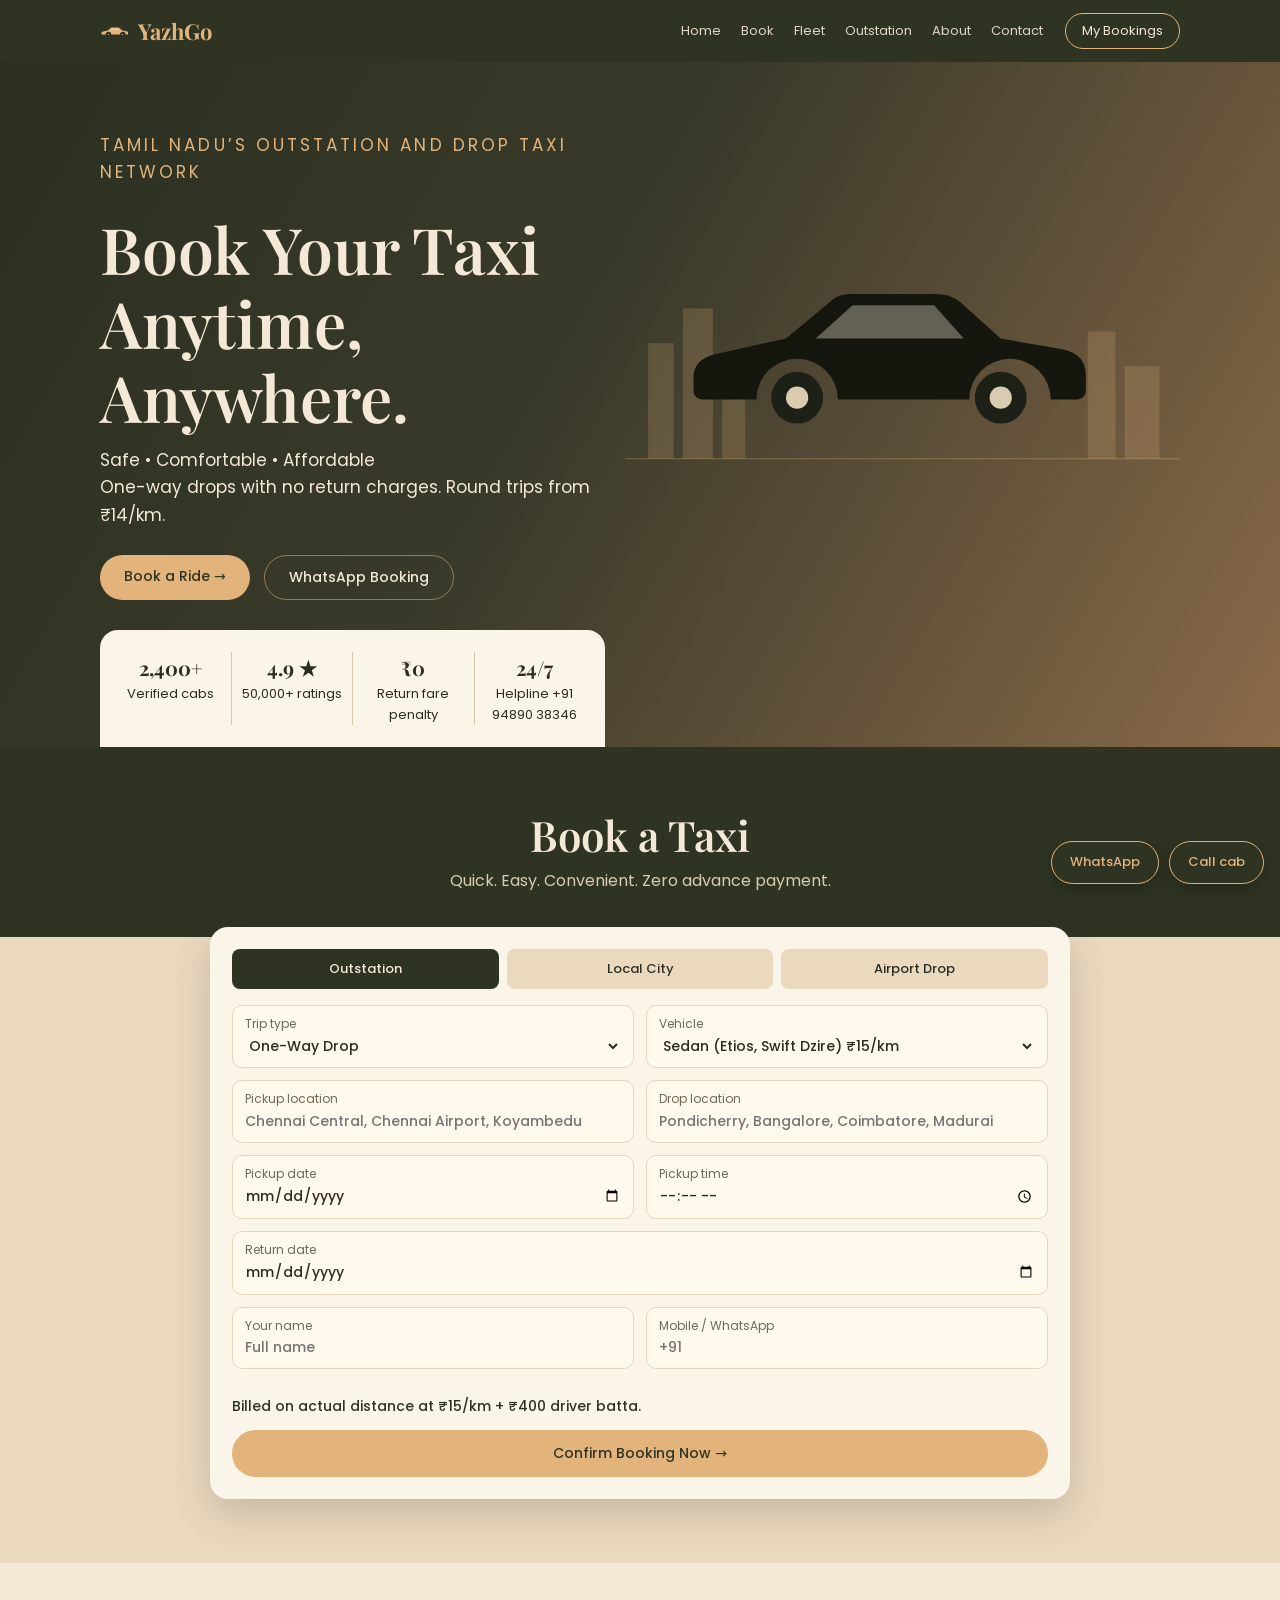
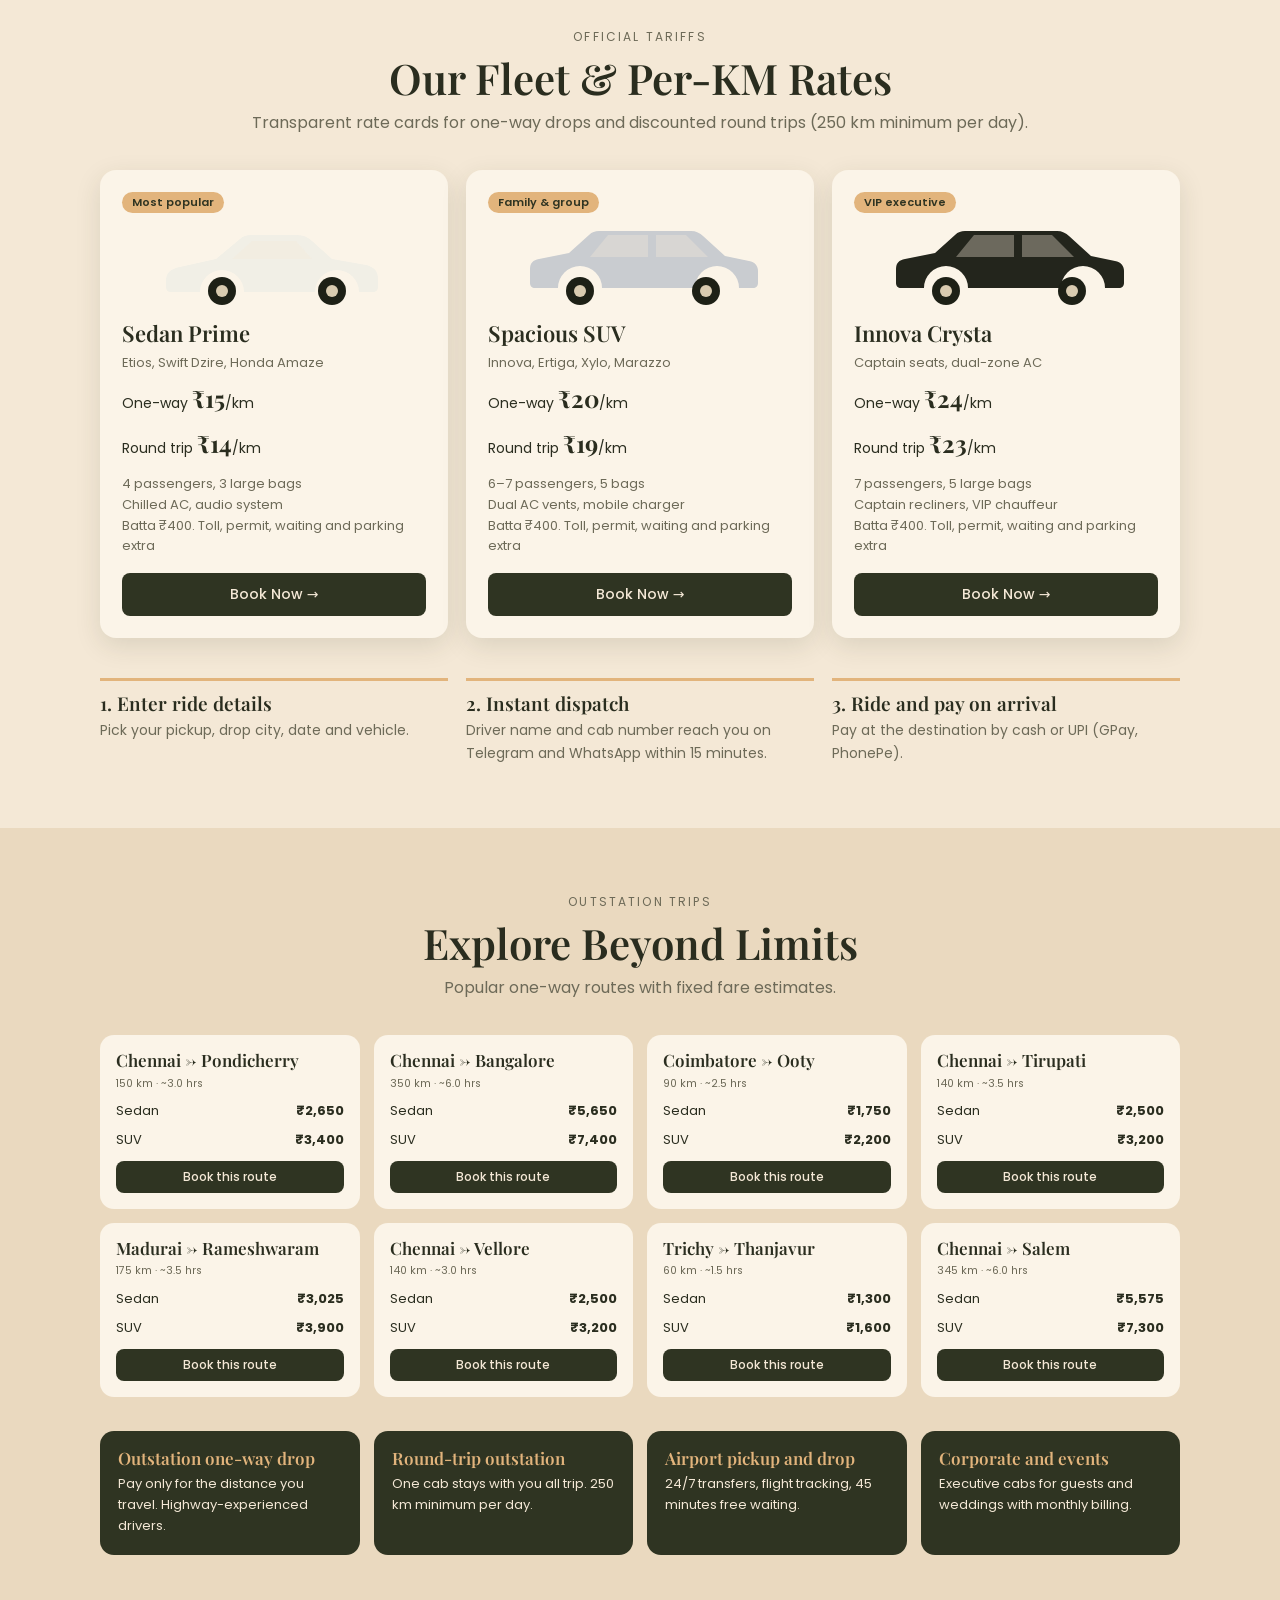
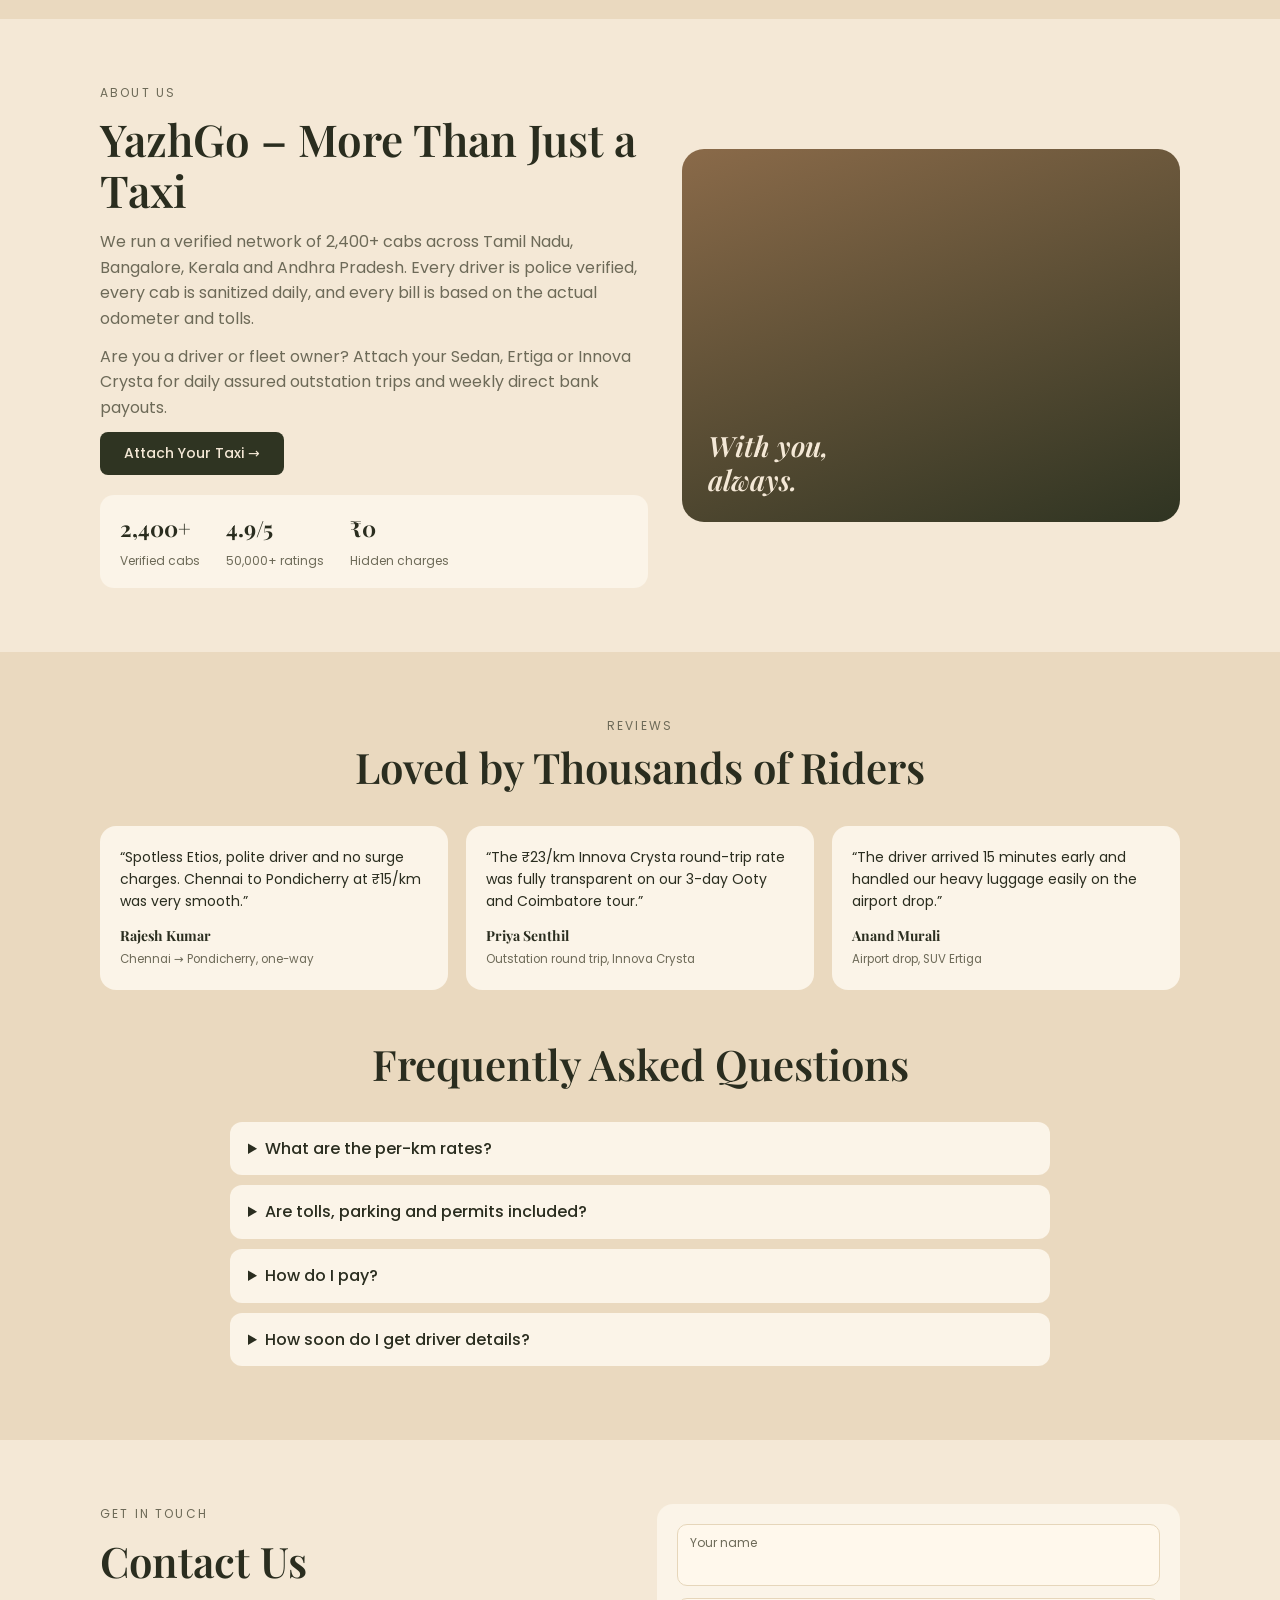
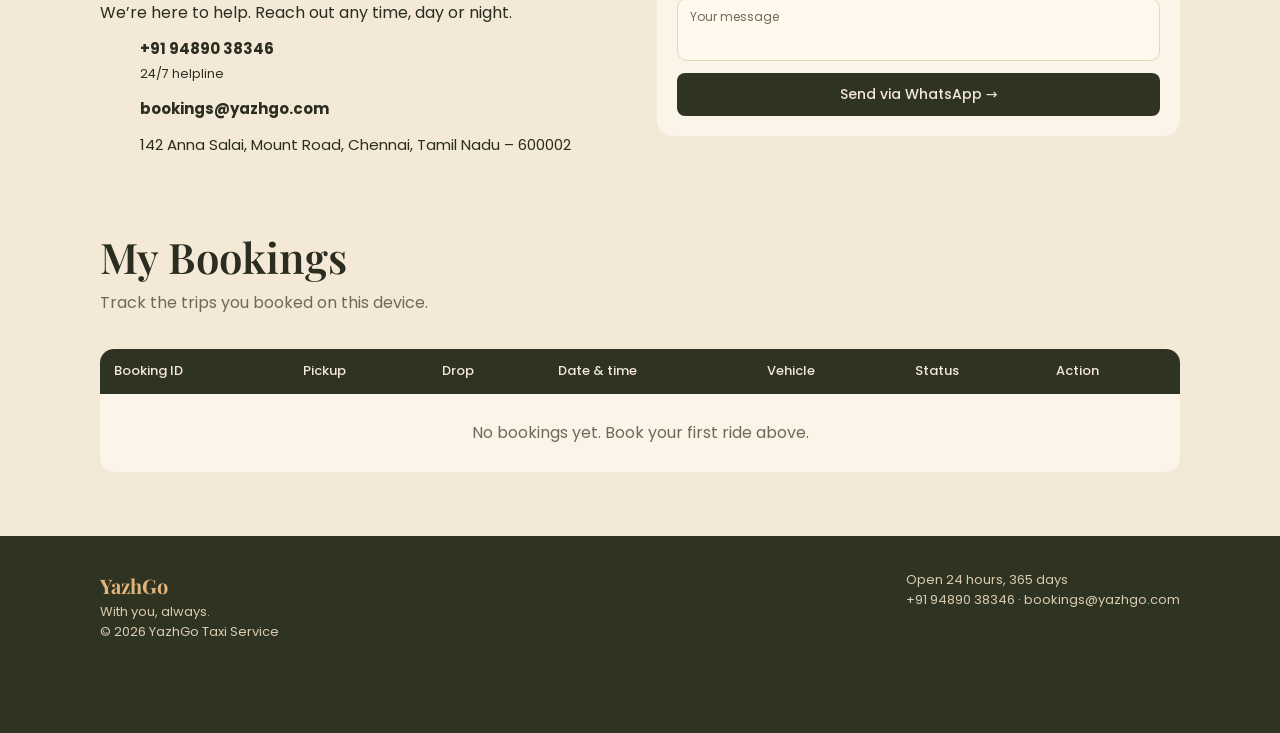
<file: index-1.html>
<!DOCTYPE html>
<html lang="en">
<head>
<meta charset="utf-8">
<meta name="viewport" content="width=device-width, initial-scale=1, viewport-fit=cover">
<title>YazhGo Taxi Service | With You, Always</title>
<meta name="description" content="One-way drops and round-trip outstation cabs across Tamil Nadu, Bangalore, Kerala and Andhra Pradesh at transparent per-km rates.">
<link href="https://fonts.googleapis.com/css2?family=Playfair+Display:wght@500;600;700&family=Poppins:wght@400;500;600&display=swap" rel="stylesheet">
<style>
:root{--olive:#2f3422;--olive2:#3d4430;--cream:#f4e8d6;--sand:#ead9bf;--card:#fbf4e8;--tan:#e2b47c;--ink:#2a2d1f;--muted:#6d6a58;--ok:#9cc486;
--serif:"Playfair Display",Georgia,serif;--sans:Poppins,system-ui,sans-serif;color-scheme:light}
*{box-sizing:border-box;margin:0}
html{scroll-behavior:smooth;scroll-padding-top:70px}
body{font-family:var(--sans);background:var(--cream);color:var(--ink);line-height:1.6;padding-top:env(safe-area-inset-top,0px)}
a{color:inherit;text-decoration:none}
:focus-visible{outline:2px solid var(--tan);outline-offset:2px}
h1,h2,h3{font-family:var(--serif);font-weight:600;line-height:1.15}
.wrap{max-width:1120px;margin:0 auto;padding:0 20px}
section{padding:64px 0}
.btn{display:inline-block;border:0;border-radius:999px;padding:11px 24px;font:500 14px var(--sans);cursor:pointer;background:var(--tan);color:var(--olive)}
.btn.dark{background:var(--olive);color:var(--cream);border-radius:8px}
.btn.ghost{background:transparent;color:var(--cream);border:1px solid #e2b47c88}
header{position:sticky;top:0;z-index:20;background:var(--olive);color:var(--cream);padding-top:env(safe-area-inset-top,0px)}
header .wrap{display:flex;align-items:center;gap:22px;height:62px}
.logo{font:700 22px var(--serif);display:flex;align-items:center;gap:8px;color:var(--tan)}
nav{display:flex;gap:20px;margin-left:auto;font-size:13px}
nav a{opacity:.9}nav a:hover{color:var(--tan)}
.pill{border:1px solid var(--tan);border-radius:999px;padding:7px 16px;font-size:13px;color:var(--cream)}
.hero{background:linear-gradient(120deg,#2b3020 0%,#3a3a2a 45%,#8a6a49 100%);color:var(--cream);padding:70px 0 0;position:relative;overflow:hidden}
.hero .wrap{display:grid;grid-template-columns:1fr 1.1fr;gap:20px;align-items:center}
.eyebrow{font-size:12px;letter-spacing:.18em;color:var(--tan);text-transform:uppercase;margin-bottom:14px}
.hero h1{font-size:clamp(38px,5.5vw,64px);margin-bottom:14px}
.hero p{font-size:17px;margin-bottom:26px}
.hero .cta{display:flex;gap:14px;flex-wrap:wrap}
.hero svg.car{width:100%;height:auto}
.strip{background:var(--card);border-radius:18px 18px 0 0;margin-top:30px;display:grid;grid-template-columns:repeat(4,1fr);padding:22px 10px;color:var(--ink);text-align:center;font-size:13px}
.strip b{display:block;font-size:20px;font-family:var(--serif)}
.strip div+div{border-left:1px solid #d8c8ab}
.title{text-align:center;margin-bottom:34px}
.title small{display:block;font-size:12px;letter-spacing:.18em;text-transform:uppercase;color:var(--muted);margin-bottom:8px}
.title h2{font-size:clamp(30px,4vw,42px)}
.title p{color:var(--muted);margin-top:8px}
.book{background:linear-gradient(180deg,var(--olive) 0 190px,var(--sand) 190px)}
.book .title{color:var(--cream)}.book .title small,.book .title p{color:#d9cbb0}
.panel{background:var(--card);border-radius:18px;padding:22px;box-shadow:0 14px 40px #2f342233;max-width:860px;margin:0 auto}
.tabs{display:flex;gap:8px;margin-bottom:16px;flex-wrap:wrap}
.tabs button{flex:1;min-width:110px;border:0;border-radius:8px;padding:10px;font:500 13px var(--sans);background:var(--sand);color:var(--ink);cursor:pointer}
.tabs button[aria-pressed=true]{background:var(--olive);color:var(--cream)}
.grid{display:grid;grid-template-columns:1fr 1fr;gap:12px}
label{display:block;background:#fff8ec;border:1px solid #e6d6ba;border-radius:10px;padding:8px 12px;font-size:12px;color:var(--muted)}
label input,label select{display:block;width:100%;border:0;background:none;font:500 14px var(--sans);color:var(--ink);padding:2px 0;outline:0}
label:focus-within{border-color:var(--olive)}
.full{grid-column:1/-1}
.est{margin:14px 0 0;font-size:14px;color:var(--olive);font-weight:500}
.panel .btn{width:100%;margin-top:12px;padding:13px}
.cards{display:grid;grid-template-columns:repeat(3,1fr);gap:18px}
.card{background:var(--card);border-radius:16px;padding:22px;box-shadow:0 8px 26px #2f342220;display:flex;flex-direction:column;gap:6px}
.card svg{width:100%;height:90px;margin-bottom:6px}
.card h3{font-size:22px}
.card .sub{font-size:13px;color:var(--muted)}
.rate{font-size:14px}.rate b{font-family:var(--serif);font-size:24px}
.card ul{list-style:none;font-size:13px;color:var(--muted);padding:0;margin:6px 0 10px}
.card .btn{margin-top:auto;text-align:center}
.flag{font-size:11px;background:var(--tan);color:var(--olive);border-radius:999px;padding:2px 10px;align-self:flex-start;font-weight:600}
.outst{background:var(--sand)}
.routes{display:grid;grid-template-columns:repeat(4,1fr);gap:14px}
.route{background:var(--card);border-radius:14px;padding:16px;font-size:13px}
.route h3{font-size:17px;margin-bottom:2px}
.route small{color:var(--muted)}
.route p{margin-top:8px;display:flex;justify-content:space-between}
.route .btn{padding:7px 14px;font-size:12px;margin-top:10px;width:100%;text-align:center}
.svc{display:grid;grid-template-columns:repeat(4,1fr);gap:14px;margin-top:34px}
.svc div{background:var(--olive);color:var(--cream);border-radius:14px;padding:18px;font-size:13px}
.svc h3{font-size:17px;color:var(--tan);margin-bottom:6px}
.about{display:grid;grid-template-columns:1.1fr 1fr;gap:34px;align-items:center}
.about h2{font-size:clamp(30px,4vw,44px);margin-bottom:14px}
.about p{color:var(--muted);margin-bottom:12px}
.visual{background:linear-gradient(160deg,#8a6a49,#2f3422);border-radius:22px;aspect-ratio:4/3;display:grid;place-items:end start;padding:26px;color:var(--cream);font:italic 600 28px/1.2 var(--serif)}
.stats{display:flex;gap:26px;margin-top:20px;background:var(--card);border-radius:14px;padding:16px 20px}
.stats b{display:block;font-family:var(--serif);font-size:22px}.stats span{font-size:12px;color:var(--muted)}
.steps{display:grid;grid-template-columns:repeat(3,1fr);gap:18px;margin-top:40px}
.steps div{border-top:3px solid var(--tan);padding-top:12px;font-size:14px;color:var(--muted)}
.steps h3{font-size:19px;color:var(--ink);margin-bottom:4px}
.quotes{display:grid;grid-template-columns:repeat(3,1fr);gap:18px}
.quote{background:var(--card);border-radius:16px;padding:20px;font-size:14px}
.quote b{display:block;margin-top:12px;font-family:var(--serif)}.quote small{color:var(--muted)}
details{background:var(--card);border-radius:12px;padding:14px 18px;margin-bottom:10px;max-width:820px;margin-inline:auto}
summary{cursor:pointer;font-weight:500}
details p{margin-top:8px;font-size:14px;color:var(--muted)}
.contact{display:grid;grid-template-columns:1fr 1fr;gap:34px;align-items:start}
.contact h2{font-size:clamp(30px,4vw,42px);margin-bottom:14px}
.contact li{list-style:none;margin:12px 0;font-size:15px}
.contact form{background:var(--card);padding:20px;border-radius:16px;display:grid;gap:12px}
.tablewrap{overflow-x:auto;background:var(--card);border-radius:14px}
table{width:100%;border-collapse:collapse;font-size:13px;min-width:640px}
th{background:var(--olive);color:var(--cream);text-align:left;padding:12px 14px;font-weight:500}
td{padding:12px 14px;border-bottom:1px solid #e6d6ba}
.st{background:var(--ok);color:var(--olive);border-radius:999px;padding:3px 12px;font-weight:600;font-size:12px}
.empty{padding:26px;text-align:center;color:var(--muted)}
footer{background:var(--olive);color:#d9cbb0;padding:34px 0 90px;font-size:13px}
footer .wrap{display:flex;justify-content:space-between;gap:20px;flex-wrap:wrap}
footer b{color:var(--tan);font-family:var(--serif);font-size:20px}
.float{position:fixed;right:16px;bottom:calc(16px + env(safe-area-inset-bottom,0px));display:flex;gap:10px;z-index:30}
.float a{background:var(--olive);color:var(--tan);border:1px solid var(--tan);border-radius:999px;padding:10px 18px;font-size:13px;font-weight:500;box-shadow:0 6px 18px #0004}
dialog{border:0;border-radius:18px;padding:26px;max-width:420px;background:var(--card);color:var(--ink)}
dialog::backdrop{background:#2f3422aa}
dialog h3{margin-bottom:8px}dialog p{font-size:14px;margin:4px 0}
@media(max-width:860px){
nav{display:none}header .pill{margin-left:auto}
.hero .wrap,.about,.contact{grid-template-columns:1fr}
.cards,.steps,.quotes{grid-template-columns:1fr}
.routes,.svc{grid-template-columns:1fr 1fr}
.strip{grid-template-columns:1fr 1fr;gap:14px}.strip div+div{border:0}
.grid{grid-template-columns:1fr}
}
@media(max-width:520px){.routes,.svc{grid-template-columns:1fr}}
@media(prefers-reduced-motion:reduce){html{scroll-behavior:auto}}
</style>
</head>
<body>
<svg width="0" height="0" style="position:absolute" aria-hidden="true">
<symbol id="sedan" viewBox="0 0 240 90"><path d="M12 62c0-8 4-12 14-14l36-8 24-20c3-3 7-4 11-4h46c6 0 11 2 15 6l20 18 34 6c8 2 12 6 12 14v8c0 3-2 5-5 5h-14a22 22 0 0 0-44 0H90a22 22 0 0 0-44 0H17c-3 0-5-2-5-5z" fill="currentColor"/><path d="M98 22h44l16 18H78z" fill="#f4e8d6" opacity=".35"/><circle cx="68" cy="72" r="14" fill="#1d2016"/><circle cx="68" cy="72" r="6" fill="#d9cbb0"/><circle cx="178" cy="72" r="14" fill="#1d2016"/><circle cx="178" cy="72" r="6" fill="#d9cbb0"/></symbol>
<symbol id="suv" viewBox="0 0 240 90"><path d="M10 64V50c0-6 3-9 9-10l30-6 20-18c3-3 6-4 10-4h92c5 0 9 2 12 5l22 20 24 5c6 1 9 5 9 10v12c0 3-2 5-5 5h-14a22 22 0 0 0-44 0H82a22 22 0 0 0-44 0H15c-3 0-5-2-5-5z" fill="currentColor"/><path d="M88 16h40v22H70zM136 16h30l22 22h-52z" fill="#f4e8d6" opacity=".35"/><circle cx="60" cy="72" r="14" fill="#1d2016"/><circle cx="60" cy="72" r="6" fill="#d9cbb0"/><circle cx="186" cy="72" r="14" fill="#1d2016"/><circle cx="186" cy="72" r="6" fill="#d9cbb0"/></symbol>
</svg>

<header>
<div class="wrap">
<a class="logo" href="#home"><svg width="30" height="22" style="color:var(--tan)"><use href="#sedan"/></svg>YazhGo</a>
<nav><a href="#home">Home</a><a href="#book">Book</a><a href="#fleet">Fleet</a><a href="#routes">Outstation</a><a href="#about">About</a><a href="#contact">Contact</a></nav>
<a class="pill" href="#bookings">My Bookings</a>
</div>
</header>

<main>
<section class="hero" id="home">
<div class="wrap">
<div>
<p class="eyebrow">Tamil Nadu’s outstation and drop taxi network</p>
<h1>Book Your Taxi Anytime, Anywhere.</h1>
<p>Safe • Comfortable • Affordable<br>One-way drops with no return charges. Round trips from ₹14/km.</p>
<div class="cta"><a class="btn" href="#book">Book a Ride →</a><a class="btn ghost" href="https://wa.me/919489038346?text=Hi%20YazhGo%20Taxi%2C%20I%20need%20a%20cab%20booking">WhatsApp Booking</a></div>
</div>
<svg class="car" viewBox="0 0 480 220" aria-label="Sedan cab" style="color:#15170f"><path d="M0 190h480" stroke="#e2b47c55"/><g fill="#e2b47c33"><rect x="20" y="90" width="22" height="100"/><rect x="50" y="60" width="26" height="130"/><rect x="84" y="100" width="20" height="90"/><rect x="400" y="80" width="24" height="110"/><rect x="432" y="110" width="30" height="80"/></g><g transform="translate(40 22) scale(1.6)"><use href="#sedan" width="240" height="90"/></g></svg>
</div>
<div class="wrap"><div class="strip" style="width:100%">
<div><b>2,400+</b>Verified cabs</div><div><b>4.9 ★</b>50,000+ ratings</div><div><b>₹0</b>Return fare penalty</div><div><b>24/7</b>Helpline +91 94890 38346</div>
</div></div>
</section>

<section class="book" id="book">
<div class="wrap">
<div class="title"><h2>Book a Taxi</h2><p>Quick. Easy. Convenient. Zero advance payment.</p></div>
<div class="panel">
<div class="tabs" id="svcTabs"><button aria-pressed="true" data-v="Outstation">Outstation</button><button aria-pressed="false" data-v="Local City">Local City</button><button aria-pressed="false" data-v="Airport Drop">Airport Drop</button></div>
<form id="bookForm" class="grid">
<label>Trip type<select id="mode"><option>One-Way Drop</option><option>Round Trip</option></select></label>
<label>Vehicle<select id="veh"><option value="sedan">Sedan (Etios, Swift Dzire) ₹15/km</option><option value="suv">SUV (Innova, Ertiga, Xylo, Marazzo) ₹20/km</option><option value="crysta">Innova Crysta ₹24/km</option></select></label>
<label>Pickup location<input id="from" list="places" placeholder="Chennai Central, Chennai Airport, Koyambedu" required></label>
<label>Drop location<input id="to" list="places" placeholder="Pondicherry, Bangalore, Coimbatore, Madurai" required></label>
<datalist id="places"><option>Chennai Central</option><option>Chennai Airport</option><option>Koyambedu</option><option>Pondicherry</option><option>Bangalore</option><option>Coimbatore</option><option>Madurai</option><option>Tirupati</option></datalist>
<label>Pickup date<input id="date" type="date" required></label>
<label>Pickup time<input id="time" type="time" required></label>
<label id="retWrap" class="full" hidden>Return date<input id="ret" type="date"></label>
<label>Your name<input id="name" required placeholder="Full name"></label>
<label>Mobile / WhatsApp<input id="phone" type="tel" required placeholder="+91"></label>
<div class="full"><p class="est" id="est">Billed on actual distance at ₹15/km + ₹400 driver batta.</p>
<button class="btn" type="submit">Confirm Booking Now →</button></div>
</form>
</div>
</div>
</section>

<section id="fleet">
<div class="wrap">
<div class="title"><small>Official tariffs</small><h2>Our Fleet &amp; Per-KM Rates</h2><p>Transparent rate cards for one-way drops and discounted round trips (250 km minimum per day).</p></div>
<div class="cards">
<article class="card"><span class="flag">Most popular</span><svg style="color:#f1efe6"><use href="#sedan"/></svg><h3>Sedan Prime</h3><p class="sub">Etios, Swift Dzire, Honda Amaze</p><p class="rate">One-way <b>₹15</b>/km</p><p class="rate">Round trip <b>₹14</b>/km</p><ul><li>4 passengers, 3 large bags</li><li>Chilled AC, audio system</li><li>Batta ₹400. Toll, permit, waiting and parking extra</li></ul><a class="btn dark pick" data-v="sedan" href="#book">Book Now →</a></article>
<article class="card"><span class="flag">Family &amp; group</span><svg style="color:#c9ccd0"><use href="#suv"/></svg><h3>Spacious SUV</h3><p class="sub">Innova, Ertiga, Xylo, Marazzo</p><p class="rate">One-way <b>₹20</b>/km</p><p class="rate">Round trip <b>₹19</b>/km</p><ul><li>6–7 passengers, 5 bags</li><li>Dual AC vents, mobile charger</li><li>Batta ₹400. Toll, permit, waiting and parking extra</li></ul><a class="btn dark pick" data-v="suv" href="#book">Book Now →</a></article>
<article class="card"><span class="flag">VIP executive</span><svg style="color:#23251c"><use href="#suv"/></svg><h3>Innova Crysta</h3><p class="sub">Captain seats, dual-zone AC</p><p class="rate">One-way <b>₹24</b>/km</p><p class="rate">Round trip <b>₹23</b>/km</p><ul><li>7 passengers, 5 large bags</li><li>Captain recliners, VIP chauffeur</li><li>Batta ₹400. Toll, permit, waiting and parking extra</li></ul><a class="btn dark pick" data-v="crysta" href="#book">Book Now →</a></article>
</div>
<div class="steps">
<div><h3>1. Enter ride details</h3>Pick your pickup, drop city, date and vehicle.</div>
<div><h3>2. Instant dispatch</h3>Driver name and cab number reach you on Telegram and WhatsApp within 15 minutes.</div>
<div><h3>3. Ride and pay on arrival</h3>Pay at the destination by cash or UPI (GPay, PhonePe).</div>
</div>
</div>
</section>

<section class="outst" id="routes">
<div class="wrap">
<div class="title"><small>Outstation trips</small><h2>Explore Beyond Limits</h2><p>Popular one-way routes with fixed fare estimates.</p></div>
<div class="routes" id="routeGrid"></div>
<div class="svc">
<div><h3>Outstation one-way drop</h3>Pay only for the distance you travel. Highway-experienced drivers.</div>
<div><h3>Round-trip outstation</h3>One cab stays with you all trip. 250 km minimum per day.</div>
<div><h3>Airport pickup and drop</h3>24/7 transfers, flight tracking, 45 minutes free waiting.</div>
<div><h3>Corporate and events</h3>Executive cabs for guests and weddings with monthly billing.</div>
</div>
</div>
</section>

<section id="about">
<div class="wrap">
<div class="about">
<div>
<p class="eyebrow" style="color:var(--muted)">About us</p>
<h2>YazhGo – More Than Just a Taxi</h2>
<p>We run a verified network of 2,400+ cabs across Tamil Nadu, Bangalore, Kerala and Andhra Pradesh. Every driver is police verified, every cab is sanitized daily, and every bill is based on the actual odometer and tolls.</p>
<p>Are you a driver or fleet owner? Attach your Sedan, Ertiga or Innova Crysta for daily assured outstation trips and weekly direct bank payouts.</p>
<a class="btn dark" href="https://wa.me/919489038346?text=Hi%20YazhGo%2C%20I%20want%20to%20attach%20my%20taxi">Attach Your Taxi →</a>
<div class="stats"><div><b>2,400+</b><span>Verified cabs</span></div><div><b>4.9/5</b><span>50,000+ ratings</span></div><div><b>₹0</b><span>Hidden charges</span></div></div>
</div>
<div class="visual">With you,<br>always.</div>
</div>
</div>
</section>

<section class="outst">
<div class="wrap">
<div class="title"><small>Reviews</small><h2>Loved by Thousands of Riders</h2></div>
<div class="quotes">
<div class="quote">“Spotless Etios, polite driver and no surge charges. Chennai to Pondicherry at ₹15/km was very smooth.”<b>Rajesh Kumar</b><small>Chennai → Pondicherry, one-way</small></div>
<div class="quote">“The ₹23/km Innova Crysta round-trip rate was fully transparent on our 3-day Ooty and Coimbatore tour.”<b>Priya Senthil</b><small>Outstation round trip, Innova Crysta</small></div>
<div class="quote">“The driver arrived 15 minutes early and handled our heavy luggage easily on the airport drop.”<b>Anand Murali</b><small>Airport drop, SUV Ertiga</small></div>
</div>
<div class="title" style="margin-top:50px"><h2>Frequently Asked Questions</h2></div>
<details><summary>What are the per-km rates?</summary><p>Sedan: ₹15 one-way, ₹14 round trip. SUV: ₹20 and ₹19. Innova Crysta: ₹24 and ₹23. Round trips have a 250 km daily minimum.</p></details>
<details><summary>Are tolls, parking and permits included?</summary><p>Rates include the vehicle, fuel and driver batta. Fastag tolls, parking and interstate permits are paid at actuals with receipts.</p></details>
<details><summary>How do I pay?</summary><p>UPI (Google Pay, PhonePe, Paytm), cash to the driver, net banking, or cards after your ride.</p></details>
<details><summary>How soon do I get driver details?</summary><p>Within 15 to 30 minutes of booking, or 2 hours before pickup for advance bookings.</p></details>
</div>
</section>

<section id="contact">
<div class="wrap contact">
<div>
<p class="eyebrow" style="color:var(--muted)">Get in touch</p>
<h2>Contact Us</h2>
<p>We’re here to help. Reach out any time, day or night.</p>
<ul><li><b>+91 94890 38346</b><br><small>24/7 helpline</small></li><li><b>bookings@yazhgo.com</b></li><li>142 Anna Salai, Mount Road, Chennai, Tamil Nadu – 600002</li></ul>
</div>
<form id="msgForm"><label>Your name<input id="cn" required></label><label>Your message<input id="cm" required></label><button class="btn dark" type="submit">Send via WhatsApp →</button></form>
</div>
</section>

<section id="bookings" style="padding-top:0">
<div class="wrap">
<div class="title" style="text-align:left"><h2>My Bookings</h2><p>Track the trips you booked on this device.</p></div>
<div class="tablewrap"><table><thead><tr><th>Booking ID</th><th>Pickup</th><th>Drop</th><th>Date &amp; time</th><th>Vehicle</th><th>Status</th><th>Action</th></tr></thead><tbody id="rows"></tbody></table><p class="empty" id="empty" hidden>No bookings yet. Book your first ride above.</p></div>
</div>
</section>
</main>

<footer><div class="wrap"><div><b>YazhGo</b><br>With you, always.<br>© 2026 YazhGo Taxi Service</div><div>Open 24 hours, 365 days<br>+91 94890 38346 · bookings@yazhgo.com</div></div></footer>
<div class="float"><a href="https://wa.me/919489038346?text=Hi%20YazhGo%20Taxi%2C%20I%20want%20to%20book%20a%20cab">WhatsApp</a><a href="tel:+919489038346">Call cab</a></div>

<dialog id="dlg"><h3>Booking request received</h3><div id="dlgBody"></div><p style="margin-top:14px"><a class="btn dark" id="dlgWa" target="_blank" rel="noopener">Send to WhatsApp for driver assign →</a></p><p><button class="btn" style="margin-top:8px" onclick="dlg.close()">Close</button></p></dialog>

<script>
const R=[["Chennai","Pondicherry",150,"3.0",2650,3400],["Chennai","Bangalore",350,"6.0",5650,7400],["Coimbatore","Ooty",90,"2.5",1750,2200],["Chennai","Tirupati",140,"3.5",2500,3200],["Madurai","Rameshwaram",175,"3.5",3025,3900],["Chennai","Vellore",140,"3.0",2500,3200],["Trichy","Thanjavur",60,"1.5",1300,1600],["Chennai","Salem",345,"6.0",5575,7300]];
const V={sedan:["Sedan",15,14],suv:["SUV",20,19],crysta:["Innova Crysta",24,23]};
const $=id=>document.getElementById(id),inr=n=>"₹"+n.toLocaleString("en-IN");
$("routeGrid").innerHTML=R.map((r,i)=>`<div class="route"><h3>${r[0]} → ${r[1]}</h3><small>${r[2]} km · ~${r[3]} hrs</small><p><span>Sedan</span><b>${inr(r[4])}</b></p><p><span>SUV</span><b>${inr(r[5])}</b></p><a class="btn dark" href="#book" data-r="${i}">Book this route</a></div>`).join("");
document.addEventListener("click",e=>{const a=e.target.closest("[data-r]"),p=e.target.closest(".pick");
if(a){const r=R[a.dataset.r];$("from").value=r[0];$("to").value=r[1];est()}
if(p){$("veh").value=p.dataset.v;est()}});
$("svcTabs").addEventListener("click",e=>{const b=e.target.closest("button");if(!b)return;
document.querySelectorAll("#svcTabs button").forEach(x=>x.setAttribute("aria-pressed",x===b));
if(b.dataset.v==="Airport Drop")$("from").placeholder="Chennai Airport";});
function est(){const v=V[$("veh").value],rt=$("mode").value==="Round Trip";$("retWrap").hidden=!rt;
const f=$("from").value.toLowerCase(),t=$("to").value.toLowerCase();
const r=R.find(x=>(f.includes(x[0].toLowerCase())&&t.includes(x[1].toLowerCase()))||(t.includes(x[0].toLowerCase())&&f.includes(x[1].toLowerCase())));
let m=`${rt?"Round trip":"One-way"} at ${inr(rt?v[2]:v[1])}/km + ₹400 driver batta, billed on actual distance.`;
if(r&&!rt){const p=$("veh").value==="sedan"?r[4]:$("veh").value==="suv"?r[5]:r[2]*24;m=`Estimated fare for ${r[2]} km: ${inr(p)}. Tolls, parking and permits extra.`}
if(rt)m+=" 250 km minimum per day.";$("est").textContent=m}
["mode","veh","from","to"].forEach(i=>$(i).addEventListener("input",est));
$("date").min=new Date().toISOString().slice(0,10);
let B=[];try{B=JSON.parse(localStorage.getItem("yzg")||"[]")}catch(e){}
function draw(){$("empty").hidden=B.length>0;$("rows").innerHTML=B.map(b=>`<tr><td>${b.id}</td><td>${b.from}</td><td>${b.to}</td><td>${b.when}</td><td>${b.veh}</td><td><span class="st">Requested</span></td><td><a class="btn dark" style="padding:5px 12px;font-size:12px" target="_blank" rel="noopener" href="${b.wa}">View details</a></td></tr>`).join("")}
const esc=s=>s.replace(/[&<>"]/g,c=>({"&":"&amp;","<":"&lt;",">":"&gt;",'"':"&quot;"}[c]));
$("bookForm").addEventListener("submit",e=>{e.preventDefault();
const v=V[$("veh").value],id="YZG-"+Math.floor(10000+Math.random()*90000),d=new Date($("date").value+"T"+$("time").value);
const when=d.toLocaleString("en-IN",{day:"2-digit",month:"short",year:"numeric",hour:"2-digit",minute:"2-digit"});
const msg=`Hi YazhGo Taxi, booking ${id}\nName: ${$("name").value}\nPhone: ${$("phone").value}\n${$("mode").value}: ${$("from").value} to ${$("to").value}\nDate: ${when}${$("mode").value==="Round Trip"&&$("ret").value?"\nReturn: "+$("ret").value:""}\nVehicle: ${v[0]}`;
const wa="https://wa.me/919489038346?text="+encodeURIComponent(msg);
B.unshift({id,from:esc($("from").value),to:esc($("to").value),when,veh:v[0],wa});
try{localStorage.setItem("yzg",JSON.stringify(B))}catch(x){}
draw();
$("dlgBody").innerHTML=`<p>Booking ID: <b>${id}</b></p><p>Route: <b>${esc($("from").value)} → ${esc($("to").value)}</b></p><p>Date and time: <b>${when}</b></p><p>Vehicle: <b>${v[0]}</b> · ${esc($("mode").value)}</p><p>${esc($("est").textContent)}</p>`;
$("dlgWa").href=wa;dlg.showModal();});
$("msgForm").addEventListener("submit",e=>{e.preventDefault();
open("https://wa.me/919489038346?text="+encodeURIComponent(`Hi YazhGo, I’m ${$("cn").value}. ${$("cm").value}`),"_blank")});
draw();
</script>
</body>
</html>
</file>
